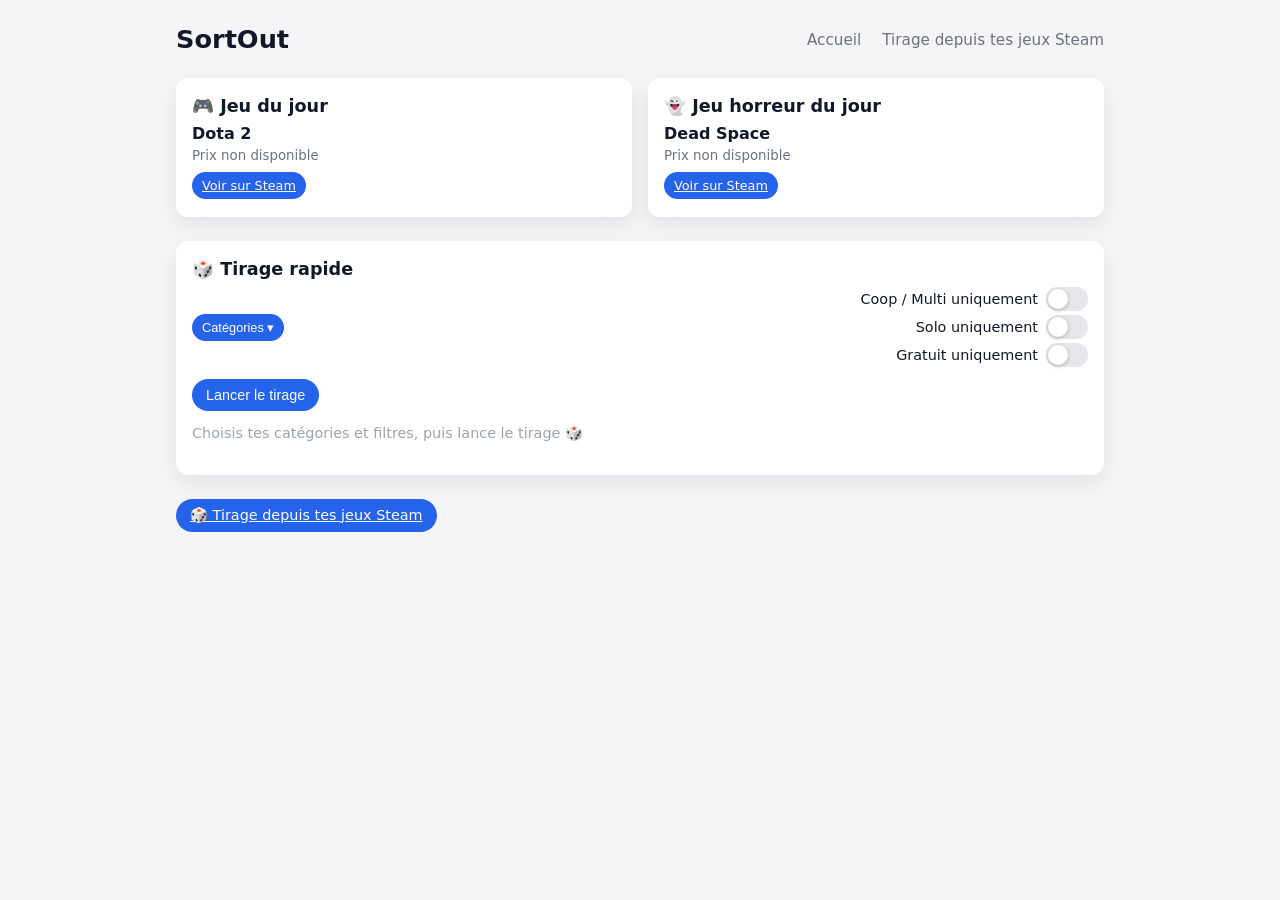
<file: index.html>
<!doctype html>
<html lang="fr">
<head>
  <meta charset="utf-8">
  <title>SortOut — Accueil</title>
  <meta name="viewport" content="width=device-width,initial-scale=1">
  <link rel="stylesheet" href="styles.css">
</head>
<div id="trailer-modal" class="modal hidden">
  <div class="modal-backdrop"></div>
  <div class="modal-dialog">
    <button class="modal-close" aria-label="Fermer">×</button>
    <h3 id="modal-title">Trailer</h3>
    <video id="modal-video" controls autoplay muted playsinline></video>
  </div>
</div>
<body>
<div class="page">
  <header>
    <h1>SortOut</h1>
    <nav>
      <a href="index.html">Accueil</a>
      <a href="tirage.html">Tirage depuis tes jeux Steam</a>
    </nav>
  </header>

  <main>
  <div class="cards-row">
    <div class="card" id="game-of-day">
      <h2>🎮 Jeu du jour</h2>
      <div class="content">Chargement…</div>
    </div>

    <div class="card" id="horror-of-day">
      <h2>👻 Jeu horreur du jour</h2>
      <div class="content">Chargement…</div>
    </div>
  </div>

  <section class="card quick-draw">
    <h2>🎲 Tirage rapide</h2>

    <div class="quick-controls">
      <div class="category-selector">
        <button type="button" class="btn btn-sm" id="quick-category-btn">
          Catégories ▾
        </button>
        <div class="category-menu hidden" id="quick-category-menu">
          <label class="category-option">
            <input type="checkbox" value="action">
            <span>⚔️ Action</span>
          </label>
          <label class="category-option">
            <input type="checkbox" value="aventure">
            <span>🧭 Aventure</span>
          </label>
          <label class="category-option">
            <input type="checkbox" value="horreur">
            <span>👻 Horreur</span>
          </label>
          <label class="category-option">
            <input type="checkbox" value="coop">
            <span>🤝 Coop</span>
          </label>
          <label class="category-option">
            <input type="checkbox" value="multijoueur">
            <span>🌐 Multijoueur</span>
          </label>
          <label class="category-option">
            <input type="checkbox" value="solo">
            <span>🎮 Solo</span>
          </label>
          <label class="category-option">
            <input type="checkbox" value="rpg">
            <span>🧙‍♂️ RPG</span>
          </label>
          <label class="category-option">
            <input type="checkbox" value="fps">
            <span>🎯 FPS</span>
          </label>
          <label class="category-option">
            <input type="checkbox" value="survie">
            <span>🧟 Survie</span>
          </label>
          <label class="category-option">
            <input type="checkbox" value="openworld">
            <span>🌍 Monde ouvert</span>
          </label>
        </div>
      </div>

      <div class="switch-column">
        <label class="switch-field">
          <span>Coop / Multi uniquement</span>
          <div class="switch">
            <input type="checkbox" id="quick-coop-toggle">
            <span class="switch-slider"></span>
          </div>
        </label>

        <label class="switch-field">
          <span>Solo uniquement</span>
          <div class="switch">
            <input type="checkbox" id="quick-solo-toggle">
            <span class="switch-slider"></span>
          </div>
        </label>

        <label class="switch-field">
          <span>Gratuit uniquement</span>
          <div class="switch">
            <input type="checkbox" id="quick-free-toggle">
            <span class="switch-slider"></span>
          </div>
        </label>
      </div>
    </div>

    <div class="quick-actions">
      <button type="button" class="btn" id="quick-draw-btn">
        Lancer le tirage
      </button>
    </div>

    <div class="quick-result" id="quick-result">
      <p class="placeholder">Choisis tes catégories et filtres, puis lance le tirage 🎲</p>
    </div>
  </section>

  <div class="main-actions">
    <a href="tirage.html" class="btn">🎲 Tirage depuis tes jeux Steam</a>
  </div>
</main>
</div>

<script>
const WORKER_BASE = 'https://steam-proxy.sckwiid.workers.dev';

// Jeux pour "Jeu du jour" (général)
const ALL_GAMES_POOL = [
  { appid: 730,   name: 'Counter-Strike 2' },
  { appid: 570,   name: 'Dota 2' },
  { appid: 440,   name: 'Team Fortress 2' },
  { appid: 620,   name: 'Portal 2' },
  { appid: 271590, name: 'Grand Theft Auto V' },
  { appid: 550,   name: 'Left 4 Dead 2' },
  { appid: 292030, name: 'The Witcher 3' },
  { appid: 578080, name: 'PUBG: Battlegrounds' },
  { appid: 359550, name: 'Rainbow Six Siege' },
  { appid: 252490, name: 'Rust' }
];

// Jeux pour "Jeu horreur du jour"
const HORROR_GAMES_POOL = [
  { appid: 550,    name: 'Left 4 Dead 2' },
  { appid: 238320, name: 'Outlast' },
  { appid: 319510, name: 'Layers of Fear' },
  { appid: 221100, name: 'DayZ' },
  { appid: 108600, name: 'Project Zomboid' },
  { appid: 17470,  name: 'Dead Space' },
  { appid: 418370, name: 'Outlast 2' },
  { appid: 381210, name: 'Dead by Daylight' }
];

// Pool pour le "Tirage rapide" avec tags pour les catégories
const QUICK_GAMES_POOL = [
  { appid: 292030, name: 'The Witcher 3', tags: ['rpg','aventure','openworld','solo','action'] },
  { appid: 730,    name: 'Counter-Strike 2', tags: ['fps','action','multijoueur'] },
  { appid: 550,    name: 'Left 4 Dead 2', tags: ['fps','action','horreur','coop','multijoueur','survie'] },
  { appid: 238320, name: 'Outlast', tags: ['horreur','solo'] },
  { appid: 381210, name: 'Dead by Daylight', tags: ['horreur','multijoueur','coop','survie'] },
  { appid: 578080, name: 'PUBG: Battlegrounds', tags: ['fps','action','multijoueur','survie','openworld'] },
  { appid: 1174180, name: 'Red Dead Redemption 2', tags: ['aventure','action','openworld','rpg','solo'] },
  { appid: 271590, name: 'Grand Theft Auto V', tags: ['action','openworld','multijoueur'] },
  { appid: 108600, name: 'Project Zomboid', tags: ['survie','openworld','horreur','multijoueur','coop'] },
  { appid: 440,   name: 'Team Fortress 2', tags: ['fps','action','multijoueur'] },
  { appid: 570,   name: 'Dota 2', tags: ['multijoueur'] },
  { appid: 620,   name: 'Portal 2', tags: ['aventure','coop','solo'] },
  { appid: 252490, name: 'Rust', tags: ['survie','openworld','multijoueur'] },
  { appid: 367520, name: 'Hollow Knight', tags: ['action','aventure','solo'] }
];

function escapeHtml(s){return (s+'').replace(/&/g,'&amp;').replace(/</g,'&lt;');}

/* ---------- Popup trailer ---------- */

function openTrailer(url, title) {
  if (!url) return;
  const modal = document.getElementById('trailer-modal');
  const video = document.getElementById('modal-video');
  const titleEl = document.getElementById('modal-title');

  titleEl.textContent = 'Trailer — ' + (title || '');
  video.src = url;
  video.currentTime = 0;
  video.play().catch(() => {});

  modal.classList.remove('hidden');
}

function closeTrailer() {
  const modal = document.getElementById('trailer-modal');
  const video = document.getElementById('modal-video');
  video.pause();
  video.removeAttribute('src');
  video.load();
  modal.classList.add('hidden');
}

function setupModalHandlers() {
  const modal = document.getElementById('trailer-modal');
  if (!modal) return;

  const backdrop = modal.querySelector('.modal-backdrop');
  const closeBtn = modal.querySelector('.modal-close');

  backdrop.addEventListener('click', closeTrailer);
  closeBtn.addEventListener('click', closeTrailer);

  document.addEventListener('keydown', (e) => {
    if (e.key === 'Escape' && !modal.classList.contains('hidden')) {
      closeTrailer();
    }
  });
}

/* ---------- Utilitaires Steam ---------- */

async function fetchDetails(appid) {
  try {
    const res = await fetch(`${WORKER_BASE}/appdetails?appid=${appid}`);
    if (!res.ok) return null;
    const det = await res.json();
    const data = det[appid] && det[appid].data ? det[appid].data : (det.data || null);
    return data || null;
  } catch(e) {
    return null;
  }
}

function computePriceText(details) {
  if (!details) return 'Prix non disponible';
  if (details.is_free) return 'Gratuit';
  if (details.price_overview) {
    return (details.price_overview.final / 100).toFixed(2) + ' €';
  }
  return 'Payant';
}

function isGameFree(details) {
  return !!(details && (details.is_free || (details.price_overview && details.price_overview.final === 0)));
}

/* ---------- Jeu du jour (localStorage) ---------- */

function todayKey() {
  const d = new Date();
  const y = d.getFullYear();
  const m = String(d.getMonth() + 1).padStart(2, '0');
  const day = String(d.getDate()).padStart(2, '0');
  return `${y}-${m}-${day}`;
}

function pickRandom(pool) {
  return pool[Math.floor(Math.random() * pool.length)];
}

function getDailyGame(mode, pool) {
  const key = `sortout-daily-${mode}`;
  const today = todayKey();

  try {
    const stored = JSON.parse(localStorage.getItem(key) || 'null');
    if (stored && stored.date === today && stored.appid) {
      return stored;
    }
  } catch (e) {}

  const g = pickRandom(pool);
  const entry = { date: today, appid: g.appid, name: g.name };
  try {
    localStorage.setItem(key, JSON.stringify(entry));
  } catch (e) {}
  return entry;
}

async function renderCard(cardSelector, mode) {
  const card = document.querySelector(cardSelector);
  const content = card.querySelector('.content');

  const pool = mode === 'horror' ? HORROR_GAMES_POOL : ALL_GAMES_POOL;
  const game = getDailyGame(mode, pool);

  content.textContent = 'Chargement…';

  const details = await fetchDetails(game.appid);
  const priceText = computePriceText(details);

  // Image header
  let imgHtml = '';
  if (details && details.header_image) {
    imgHtml = `<img class="game-header" src="${details.header_image}" alt="Image de ${escapeHtml(game.name)}">`;
  }

  // URL trailer (mp4)
  let trailerUrl = null;
  if (details && details.movies && details.movies.length) {
    const vid = details.movies[0];
    if (vid.mp4) {
      if (vid.mp4.max) trailerUrl = vid.mp4.max;
      else {
        const keys = Object.keys(vid.mp4);
        if (keys.length) trailerUrl = vid.mp4[keys[0]];
      }
    }
  }

  const storeUrl = `https://store.steampowered.com/app/${game.appid}`;

  content.innerHTML = `
    ${imgHtml}
    <p><strong>${escapeHtml(game.name)}</strong></p>
    <p><small>${escapeHtml(priceText)}</small></p>
    <div class="card-actions">
      <a class="btn btn-sm" href="${storeUrl}" target="_blank" rel="noopener noreferrer">
        Voir sur Steam
      </a>
      ${trailerUrl ? `
        <button class="btn btn-sm btn-outlined btn-trailer" type="button">
          Voir le trailer
        </button>
      ` : ''}
    </div>
  `;

  if (trailerUrl) {
    const btn = content.querySelector('.btn-trailer');
    if (btn) {
      btn.addEventListener('click', () => openTrailer(trailerUrl, game.name));
    }
  }
}

/* ---------- Tirage rapide : UI catégories ---------- */

function setupQuickUI() {
  const btn = document.getElementById('quick-category-btn');
  const menu = document.getElementById('quick-category-menu');
  if (!btn || !menu) return;

  btn.addEventListener('click', (e) => {
    e.stopPropagation();
    menu.classList.toggle('hidden');
  });

  document.addEventListener('click', (e) => {
    if (!menu.classList.contains('hidden') &&
        !menu.contains(e.target) &&
        e.target !== btn) {
      menu.classList.add('hidden');
    }
  });
}

function getSelectedCategories() {
  const menu = document.getElementById('quick-category-menu');
  if (!menu) return [];
  const checked = menu.querySelectorAll('input[type="checkbox"]:checked');
  return Array.from(checked).map(c => c.value);
}

function matchesQuickFilters(game, selectedCats, coopOnly, soloOnly) {
  const tags = game.tags || [];

  // Filtre catégories : si une ou plusieurs sélectionnées, on veut une intersection
  if (selectedCats.length > 0) {
    if (!tags.some(t => selectedCats.includes(t))) return false;
  }

  // Solo seulement : priorité sur le reste
  if (soloOnly) {
    if (!tags.includes('solo')) return false;
    // On exclut les jeux marqués coop/multi
    if (tags.includes('coop') || tags.includes('multijoueur')) return false;
    return true;
  }

  // Coop / Multi uniquement
  if (coopOnly) {
    if (!(tags.includes('coop') || tags.includes('multijoueur'))) return false;
  }

  return true;
}

/* ---------- Tirage rapide : logique ---------- */

async function runQuickDraw() {
  const resultEl = document.getElementById('quick-result');
  const quickCard = document.querySelector('.quick-draw');
  if (!resultEl) return;

  const selectedCats = getSelectedCategories();
  const coopOnly = document.getElementById('quick-coop-toggle')?.checked || false;
  const soloOnly = document.getElementById('quick-solo-toggle')?.checked || false;
  const freeOnly = document.getElementById('quick-free-toggle')?.checked || false;

  const candidates = QUICK_GAMES_POOL.filter(g =>
    matchesQuickFilters(g, selectedCats, coopOnly, soloOnly)
  );

  if (candidates.length === 0) {
    resultEl.innerHTML = `<p class="placeholder">
      Aucun jeu ne correspond à ces filtres. Ajoute des catégories ou désactive certains toggles.
    </p>`;
    if (quickCard) {
      quickCard.scrollIntoView({ behavior: 'smooth', block: 'start' });
    }
    return;
  }

  // on met le message AVANT le scroll
  resultEl.innerHTML = `<p class="placeholder">Recherche d'un jeu compatible avec tes filtres…</p>`;

  // Scroll en douceur vers la carte de tirage rapide
  if (quickCard) {
    setTimeout(() => {
      quickCard.scrollIntoView({ behavior: 'smooth', block: 'start' });
    }, 50);
  }

  let chosenGame = null;
  let chosenDetails = null;

  // On essaie plusieurs fois de trouver un jeu correspondant au filtre "gratuit"
  for (let i = 0; i < 25; i++) {
    const game = pickRandom(candidates);
    const details = await fetchDetails(game.appid);
    if (!details) {
      chosenGame = game;
      chosenDetails = null;
      continue;
    }

    if (freeOnly && !isGameFree(details)) {
      // pas gratuit, on continue à chercher
      chosenGame = game;
      chosenDetails = details;
      continue;
    }

    chosenGame = game;
    chosenDetails = details;
    break;
  }

  if (!chosenGame) {
    resultEl.innerHTML = `<p class="placeholder">
      Impossible de trouver un jeu pour ce tirage. Réessaie plus tard.
    </p>`;
    return;
  }

  const details = chosenDetails;
  const priceText = computePriceText(details);
  const freeFlag = isGameFree(details);

  // Image header
  let imgHtml = '';
  if (details && details.header_image) {
    imgHtml = `<img class="game-header" src="${details.header_image}" alt="Image de ${escapeHtml(chosenGame.name)}">`;
  }

  // URL trailer (mp4)
  let trailerUrl = null;
  if (details && details.movies && details.movies.length) {
    const vid = details.movies[0];
    if (vid.mp4) {
      if (vid.mp4.max) trailerUrl = vid.mp4.max;
      else {
        const keys = Object.keys(vid.mp4);
        if (keys.length) trailerUrl = vid.mp4[keys[0]];
      }
    }
  }

  let infoNote = '';
  if (freeOnly && !freeFlag) {
    infoNote = `<br><small>💡 Aucun jeu 100% gratuit n'a été trouvé, celui-ci peut être payant.</small>`;
  }

  const storeUrl = `https://store.steampowered.com/app/${chosenGame.appid}`;

  resultEl.innerHTML = `
    <div class="quick-result-card">
      ${imgHtml}
      <p><strong>${escapeHtml(chosenGame.name)}</strong></p>
      <p><small>${escapeHtml(priceText)}</small>${infoNote}</p>
      <div class="card-actions">
        <a class="btn btn-sm" href="${storeUrl}" target="_blank" rel="noopener noreferrer">
          Voir sur Steam
        </a>
        ${trailerUrl ? `
          <button class="btn btn-sm btn-outlined btn-trailer" type="button">
            Voir le trailer
          </button>
        ` : ''}
      </div>
    </div>
  `;

  if (trailerUrl) {
    const btn = resultEl.querySelector('.btn-trailer');
    if (btn) {
      btn.addEventListener('click', () => openTrailer(trailerUrl, chosenGame.name));
    }
  }
}

/* ---------- Init ---------- */

setupModalHandlers();
setupQuickUI();

document.getElementById('quick-draw-btn')?.addEventListener('click', runQuickDraw);

// Premier affichage des deux cartes du jour
renderCard('#game-of-day', 'all');
renderCard('#horror-of-day', 'horror');
</script>
</body>
</html>
</file>
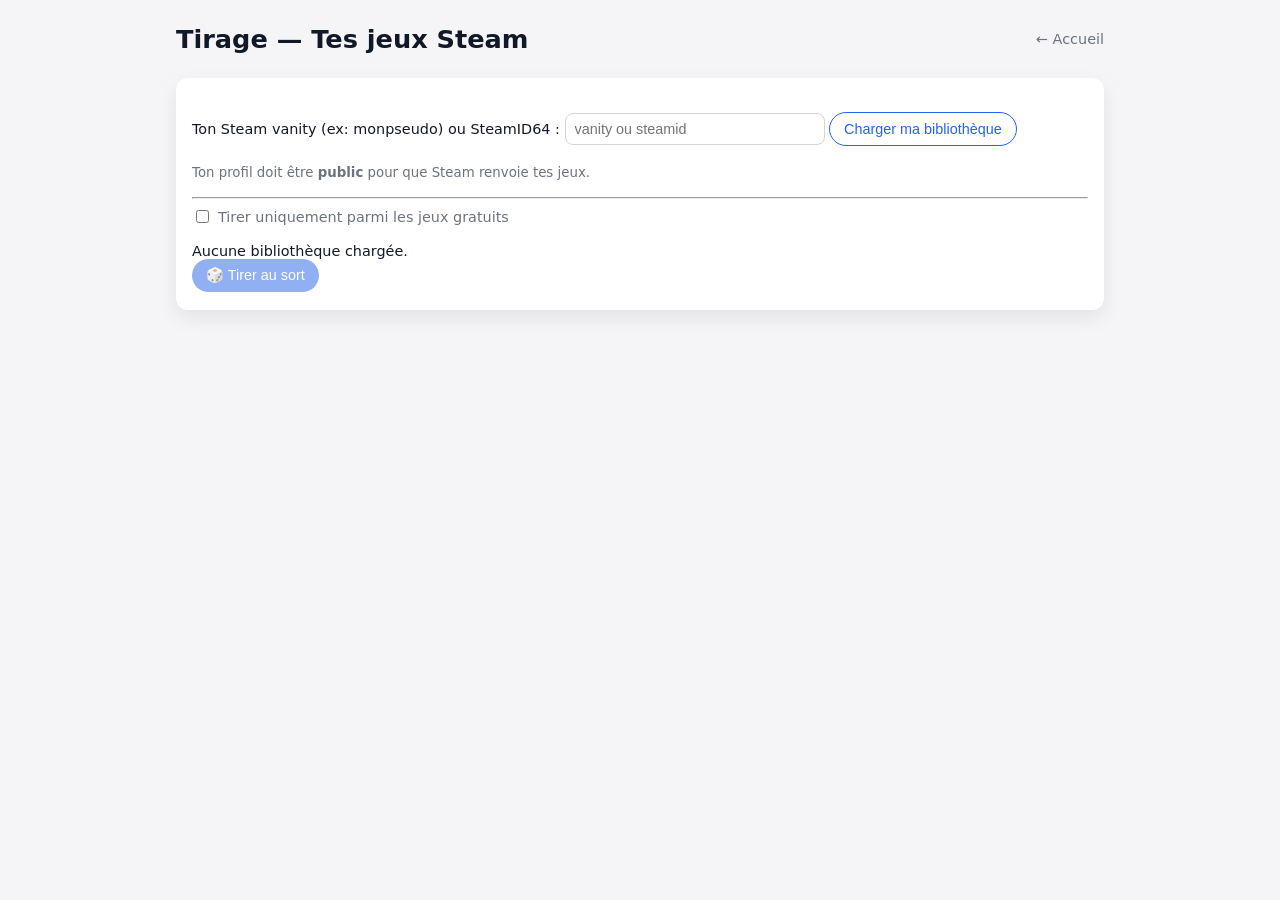
<file: tirage.html>
<!doctype html>
<html lang="fr">
<head>
  <meta charset="utf-8">
  <title>Tirage — Tes jeux Steam</title>
  <meta name="viewport" content="width=device-width,initial-scale=1">
  <link rel="stylesheet" href="styles.css">
</head>
<body>
<div class="page">
  <header>
    <h1>Tirage — Tes jeux Steam</h1>
    <a href="index.html" class="link-back">← Accueil</a>
  </header>

  <main>
    <section class="card">
      <p>
        <label>
          Ton Steam vanity (ex: monpseudo) ou SteamID64 :
          <input type="text" id="vanity" placeholder="vanity ou steamid">
        </label>
        <button class="btn btn-outlined" id="loadLib">Charger ma bibliothèque</button>
      </p>
      <p><small>Ton profil doit être <strong>public</strong> pour que Steam renvoie tes jeux.</small></p>

      <hr>

      <label class="toggle">
        <input type="checkbox" id="onlyFree">
        Tirer uniquement parmi les jeux gratuits
      </label>

      <div id="libContainer">Aucune bibliothèque chargée.</div>

      <button class="btn" id="doDraw" disabled>🎲 Tirer au sort</button>
      <div id="result"></div>
    </section>
  </main>
</div>

<script>
const WORKER_BASE = 'https://steam-proxy.sckwiid.workers.dev/'; // ⚠️ remplace

const elLib = document.getElementById('libContainer');
const elResult = document.getElementById('result');
let currentGames = []; // {appid, name}

function escapeHtml(s){return (s+'').replace(/&/g,'&amp;').replace(/</g,'&lt;');}

async function resolveVanity(v) {
  const res = await fetch(`${WORKER_BASE}/resolve?vanity=${encodeURIComponent(v)}`);
  if (!res.ok) throw new Error('Worker HTTP ' + res.status);
  const j = await res.json();
  if (j.response && j.response.steamid) return j.response.steamid;
  throw new Error('Impossible de résoudre ce vanity (profil public ?)');
}

async function loadLibrary(steamid) {
  const res = await fetch(`${WORKER_BASE}/library?steamid=${encodeURIComponent(steamid)}`);
  if (!res.ok) throw new Error('Worker HTTP ' + res.status);
  const j = await res.json();
  if (!j.response || !j.response.games) throw new Error('Aucun jeu trouvé (profil privé ?)');
  return j.response.games.map(g => ({
    appid: g.appid,
    name: g.name || ('App ' + g.appid)
  }));
}

function renderLibrary(games) {
  if (!games.length) {
    elLib.textContent = 'Aucun jeu dans la bibliothèque.';
    document.getElementById('doDraw').disabled = true;
    return;
  }
  const container = document.createElement('div');
  games.forEach(g => {
    const div = document.createElement('div');
    div.className = 'game-row';
    const id = 'g_' + g.appid;
    div.innerHTML = `
      <label>
        <input type="checkbox" id="${id}" data-appid="${g.appid}" checked>
        ${escapeHtml(g.name)}
      </label>`;
    container.appendChild(div);
  });
  elLib.innerHTML = '';
  elLib.appendChild(container);
  document.getElementById('doDraw').disabled = false;
}

document.getElementById('loadLib').addEventListener('click', async () => {
  const v = document.getElementById('vanity').value.trim();
  if (!v) return alert('Renseigne ton vanity ou SteamID64.');

  elLib.textContent = 'Chargement…';
  elResult.innerHTML = '';

  try {
    const steamid = isNaN(Number(v)) ? await resolveVanity(v) : v;
    const games = await loadLibrary(steamid);
    currentGames = games;
    renderLibrary(games);
  } catch (e) {
    elLib.innerHTML = `<small>Erreur : ${escapeHtml(e.message)}.<br>
      Vérifie que ton profil est public et que l’URL WORKER_BASE est correcte.</small>`;
    document.getElementById('doDraw').disabled = true;
  }
});

async function drawOne(pool, onlyFree) {
  if (!onlyFree) {
    const g = pool[Math.floor(Math.random() * pool.length)];
    return { game: g, priceText: null };
  }

  // si onlyFree: on essaie plusieurs fois jusqu'à tomber sur un jeu gratuit
  for (let i = 0; i < 20; i++) {
    const g = pool[Math.floor(Math.random() * pool.length)];
    try {
      const res = await fetch(`${WORKER_BASE}/appdetails?appid=${g.appid}`);
      if (!res.ok) continue;
      const det = await res.json();
      const obj = det[g.appid] && det[g.appid].data ? det[g.appid].data : (det.data || null);
      if (!obj) continue;
      const isFree = !!obj.is_free || (obj.price_overview && obj.price_overview.final === 0);
      const priceText = isFree ? 'Gratuit' :
        obj.price_overview ? (obj.price_overview.final / 100).toFixed(2) + ' €' : 'Payant';
      if (isFree) return { game: g, priceText };
    } catch (_) {}
  }

  // fallback : n'importe quel jeu
  const g = pool[Math.floor(Math.random() * pool.length)];
  return { game: g, priceText: null };
}

document.getElementById('doDraw').addEventListener('click', async () => {
  const checkboxes = Array.from(elLib.querySelectorAll('input[type="checkbox"]'))
    .filter(c => c.checked);
  if (!checkboxes.length) {
    alert('Sélectionne au moins un jeu.');
    return;
  }

  const pool = checkboxes.map(c =>
    currentGames.find(g => String(g.appid) === String(c.dataset.appid))
  ).filter(Boolean);

  const onlyFree = document.getElementById('onlyFree').checked;
  elResult.innerHTML = '<small>Tirage en cours…</small>';

  const { game, priceText } = await drawOne(pool, onlyFree);
  const price = priceText ? ` (${priceText})` : '';

  elResult.innerHTML = `
    <h3>Résultat : ${escapeHtml(game.name)}${escapeHtml(price)}</h3>
    <p><a href="https://store.steampowered.com/app/${game.appid}" target="_blank">Voir sur Steam</a></p>
  `;
});
</script>
</body>
</html>
</file>
<file: styles.css>
:root {
  --bg: #f5f5f7;
  --card-bg: #ffffff;
  --primary: #2563eb;
  --primary-dark: #1d4ed8;
  --text: #111827;
  --muted: #6b7280;
  --radius: 12px;
  --shadow: 0 8px 20px rgba(15, 23, 42, 0.08);
}

* { box-sizing: border-box; }

body {
  margin: 0;
  font-family: system-ui, -apple-system, BlinkMacSystemFont, "SF Pro Text", sans-serif;
  background: var(--bg);
  color: var(--text);
}

.page {
  max-width: 960px;
  margin: 0 auto;
  padding: 24px 16px 40px;
}

header {
  display: flex;
  justify-content: space-between;
  align-items: center;
  margin-bottom: 24px;
}

header h1 {
  margin: 0;
  font-size: 1.6rem;
}

nav a {
  margin-left: 16px;
  text-decoration: none;
  color: var(--muted);
  font-size: 0.95rem;
}

nav a:hover {
  color: var(--primary);
}

.cards-row {
  display: grid;
  grid-template-columns: minmax(0, 1fr);
  gap: 16px;
}

@media (min-width: 768px) {
  .cards-row {
    grid-template-columns: repeat(2, minmax(0, 1fr));
  }
}

.card {
  background: var(--card-bg);
  border-radius: var(--radius);
  padding: 18px 16px;
  box-shadow: var(--shadow);
}

.card h2 {
  margin-top: 0;
  margin-bottom: 8px;
  font-size: 1.1rem;
}

.card .content p {
  margin: 2px 0;
}

.btn {
  display: inline-block;
  padding: 8px 14px;
  border-radius: 999px;
  background: var(--primary);
  color: #fff;
  border: none;
  font-size: 0.9rem;
  cursor: pointer;
}

.btn:hover {
  background: var(--primary-dark);
}

.btn[disabled] {
  opacity: 0.5;
  cursor: default;
}

.btn-outlined {
  background: transparent;
  color: var(--primary);
  border: 1px solid var(--primary);
}

.card-actions {
  display: flex;
  flex-wrap: wrap;
  gap: 8px;
  margin-top: 8px;
  align-items: center;
}

.btn-sm {
  padding: 6px 10px;
  font-size: 0.8rem;
}

.card-actions {
  display: flex;
  flex-wrap: wrap;
  gap: 8px;
  margin-top: 8px;
  align-items: center;
}

.btn-sm {
  padding: 6px 10px;
  font-size: 0.8rem;
}

.card-actions {
  display: flex;
  flex-wrap: wrap;
  gap: 8px;
  margin-top: 8px;
  align-items: center;
}

.btn-sm {
  padding: 6px 10px;
  font-size: 0.8rem;
}

/* Tirage rapide */

.quick-draw {
  margin-top: 24px;
}

.quick-controls {
  display: flex;
  flex-wrap: wrap;
  gap: 12px;
  align-items: center;
  justify-content: space-between;
  margin-bottom: 12px;
}

.category-selector {
  position: relative;
}

.category-menu {
  position: absolute;
  top: 110%;
  left: 0;
  background: #fff;
  border-radius: 10px;
  box-shadow: var(--shadow);
  padding: 8px 10px;
  min-width: 220px;
  z-index: 20;
}

.category-option {
  display: flex;
  align-items: center;
  gap: 6px;
  font-size: 0.9rem;
  padding: 4px 0;
}

.category-option input {
  accent-color: var(--primary);
}

.switch-field {
  display: flex;
  align-items: center;
  gap: 8px;
  font-size: 0.9rem;
}

/* Toggle Apple-style bleu */

.switch {
  position: relative;
  width: 42px;
  height: 24px;
}

.switch-column {
  display: flex;
  flex-direction: column;
  gap: 4px;
  align-items: flex-end;
}

.switch input {
  opacity: 0;
  width: 0;
  height: 0;
}

.switch-slider {
  position: absolute;
  inset: 0;
  background: #e5e7eb;
  border-radius: 999px;
  transition: background 0.2s ease;
}

.switch-slider::before {
  content: '';
  position: absolute;
  height: 20px;
  width: 20px;
  left: 2px;
  top: 2px;
  background: #fff;
  border-radius: 50%;
  box-shadow: 0 1px 4px rgba(0,0,0,0.25);
  transition: transform 0.2s ease;
}

.switch input:checked + .switch-slider {
  background: #2563eb; /* bleu */
}

.switch input:checked + .switch-slider::before {
  transform: translateX(18px);
}

.quick-actions {
  margin-bottom: 12px;
}

.quick-result .placeholder {
  color: #9ca3af;
  font-size: 0.9rem;
}

/* Popup trailer */
.hidden {
  display: none !important;
}

.modal {
  position: fixed;
  inset: 0;
  z-index: 40;
  display: flex;
  align-items: center;
  justify-content: center;
}

.modal-backdrop {
  position: absolute;
  inset: 0;
  background: rgba(15, 23, 42, 0.45);
}

.modal-dialog {
  position: relative;
  background: #000;
  border-radius: 12px;
  max-width: 800px;
  width: 90%;
  padding: 12px 12px 16px;
  box-shadow: var(--shadow);
}

.modal-dialog h3 {
  margin: 0 0 8px;
  color: #fff;
  padding-right: 32px;
  font-size: 1rem;
}

.modal-close {
  position: absolute;
  top: 6px;
  right: 10px;
  border: none;
  background: transparent;
  color: #fff;
  font-size: 1.5rem;
  cursor: pointer;
}

#modal-video {
  width: 100%;
  max-height: 70vh;
  border-radius: 8px;
  object-fit: contain;
}

.main-actions {
  margin-top: 24px;
  display: flex;
  flex-wrap: wrap;
  gap: 12px;
  align-items: center;
}

.toggle {
  display: inline-flex;
  align-items: center;
  gap: 6px;
  font-size: 0.9rem;
  color: var(--muted);
}

a.link-back {
  text-decoration: none;
  color: var(--muted);
  font-size: 0.9rem;
}

a.link-back:hover {
  color: var(--primary);
}

label {
  font-size: 0.9rem;
}

input[type="text"] {
  padding: 7px 9px;
  border-radius: 8px;
  border: 1px solid #d1d5db;
  font-size: 0.9rem;
  width: 260px;
}

#libContainer {
  margin-top: 16px;
  max-height: 360px;
  overflow-y: auto;
  font-size: 0.9rem;
}

.game-row {
  padding: 4px 0;
}

.game-row label {
  cursor: pointer;
}

#result h3 {
  margin-top: 18px;
  margin-bottom: 4px;
}

small {
  color: var(--muted);
}

.game-header {
  width: 100%;
  border-radius: 8px;
  margin-bottom: 8px;
}
</file>
